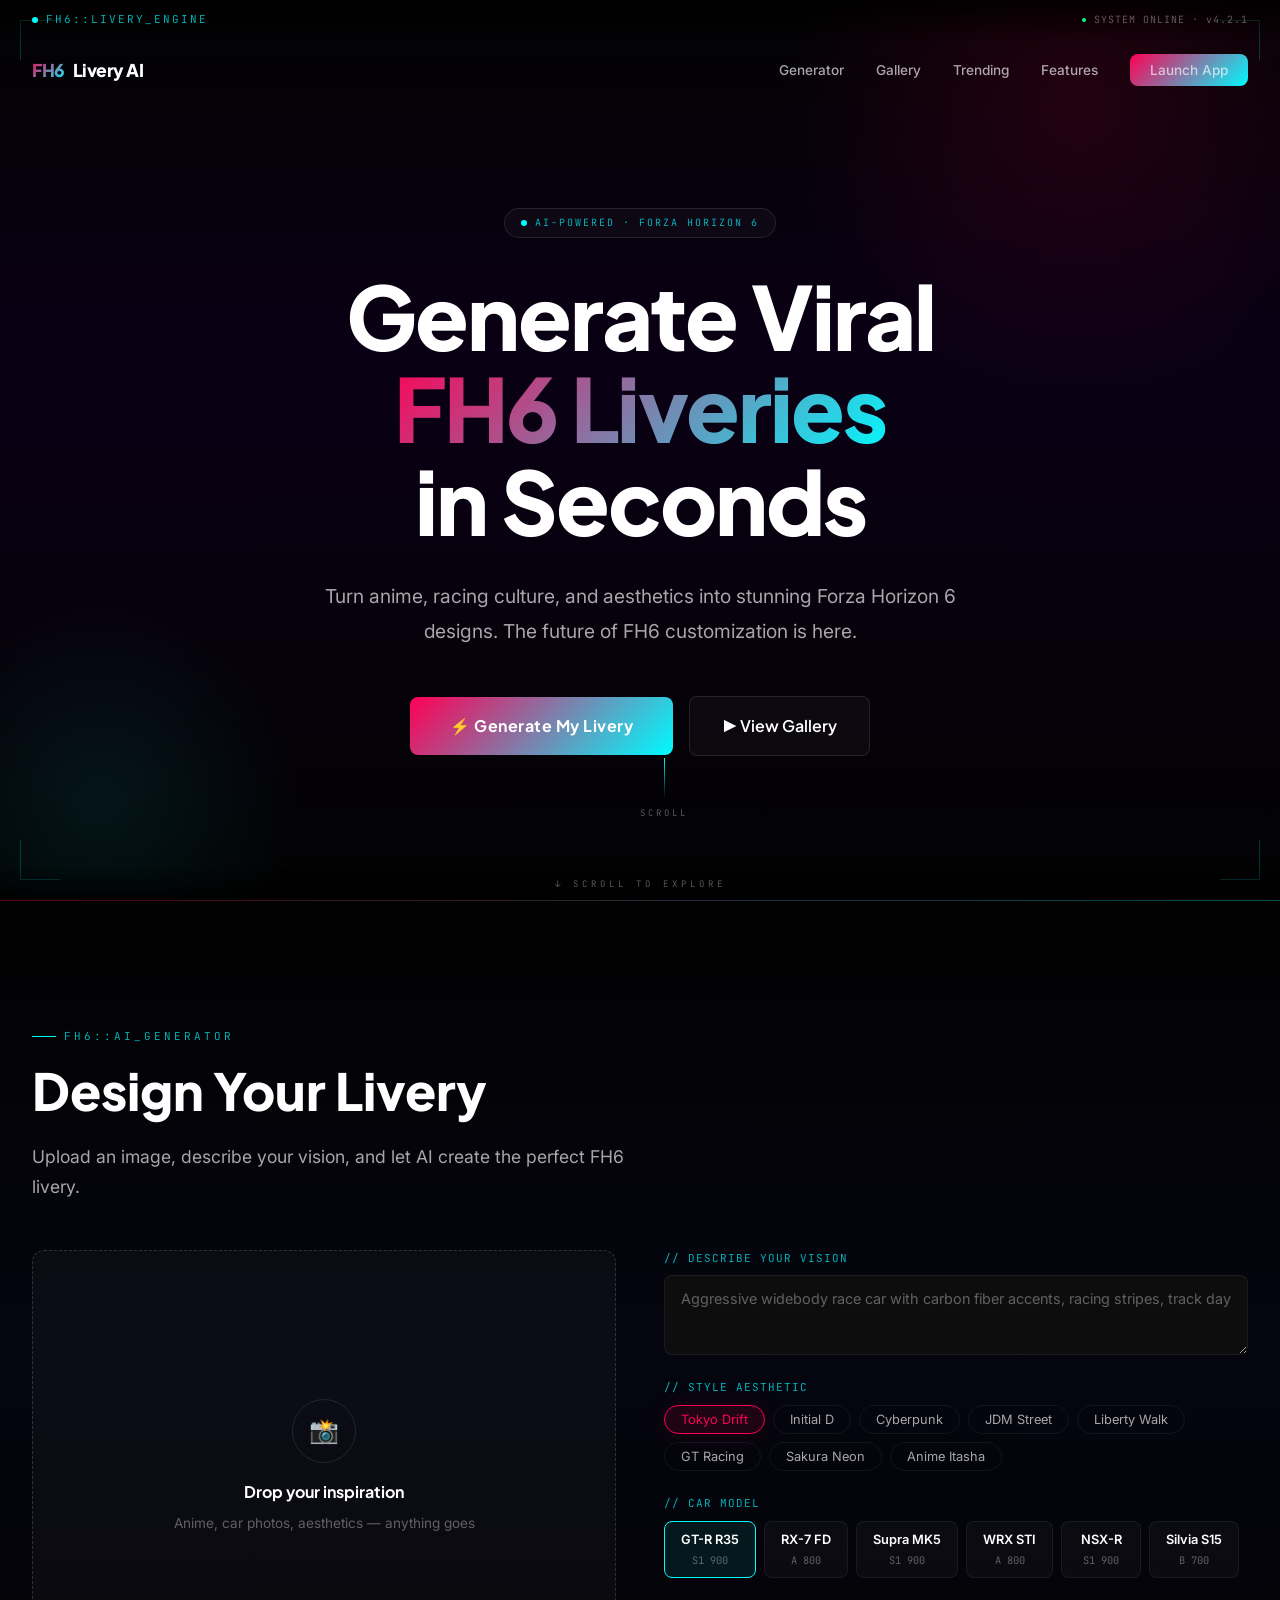
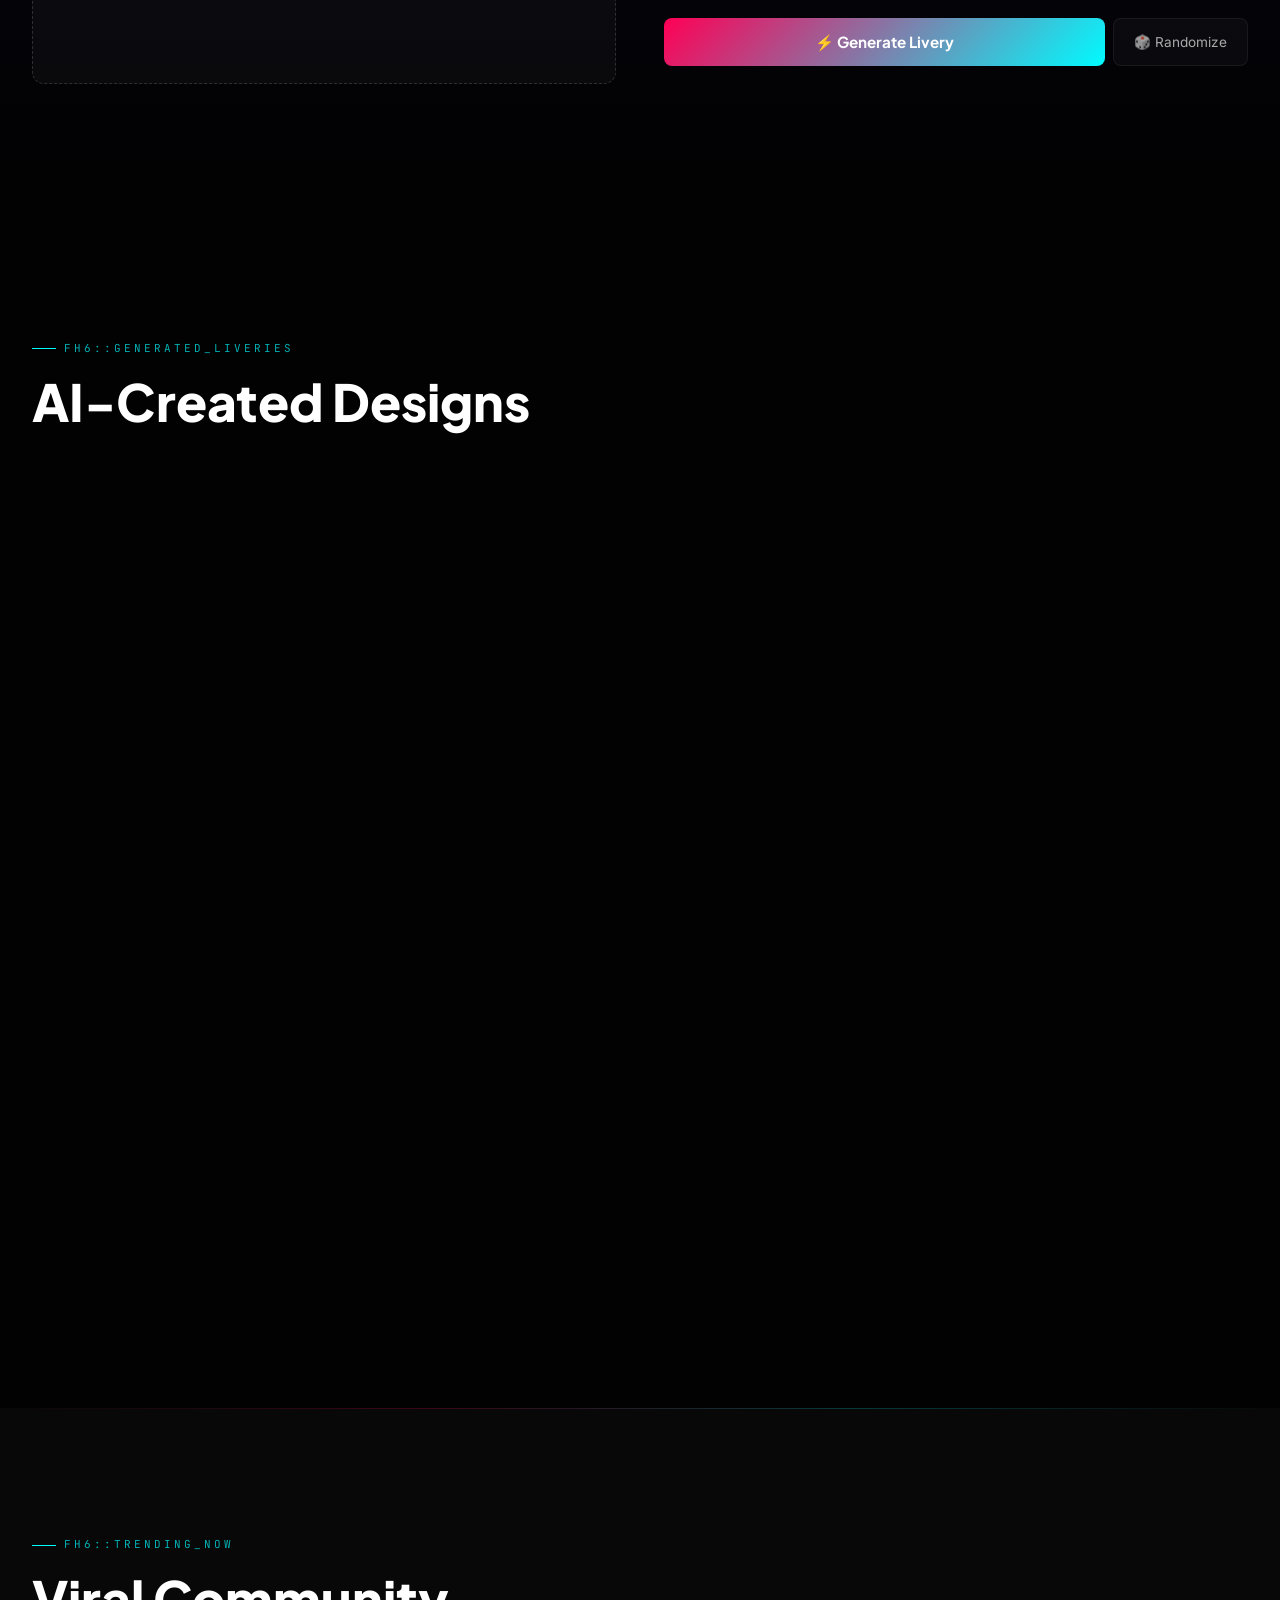
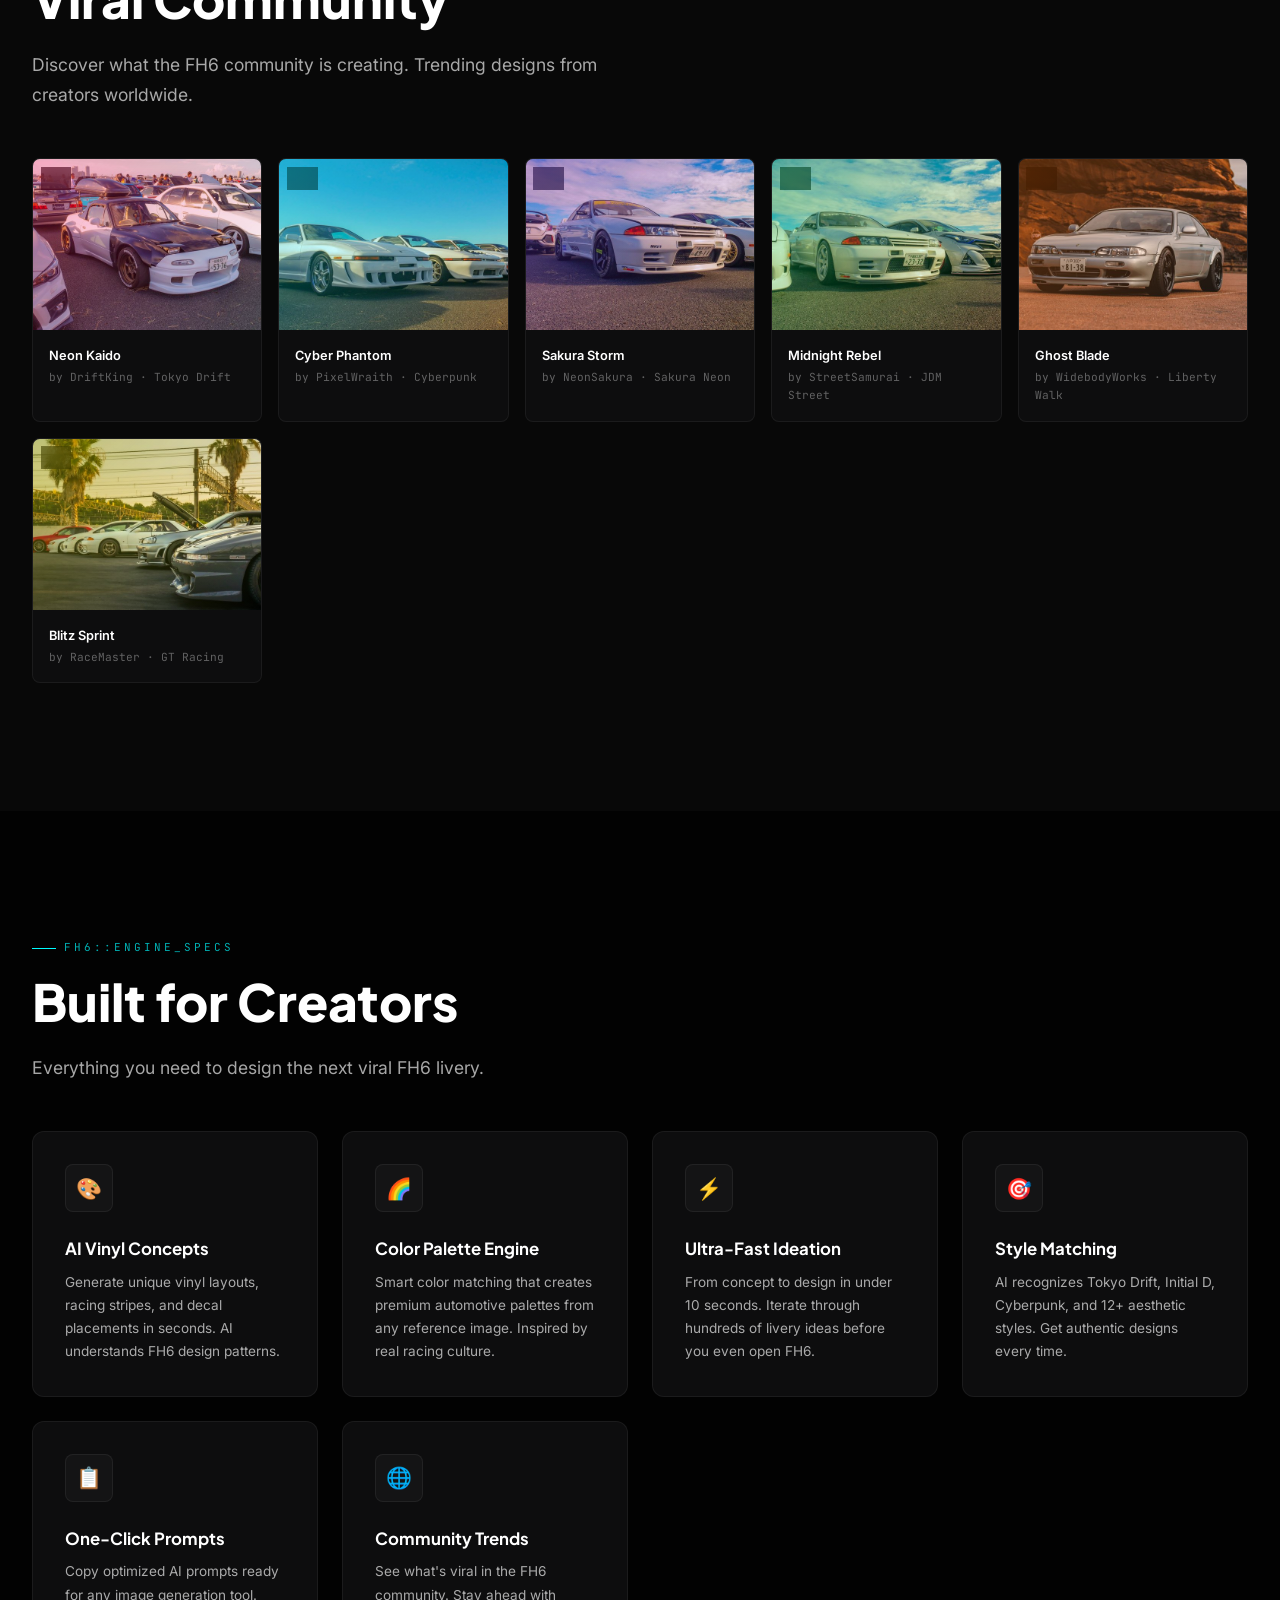
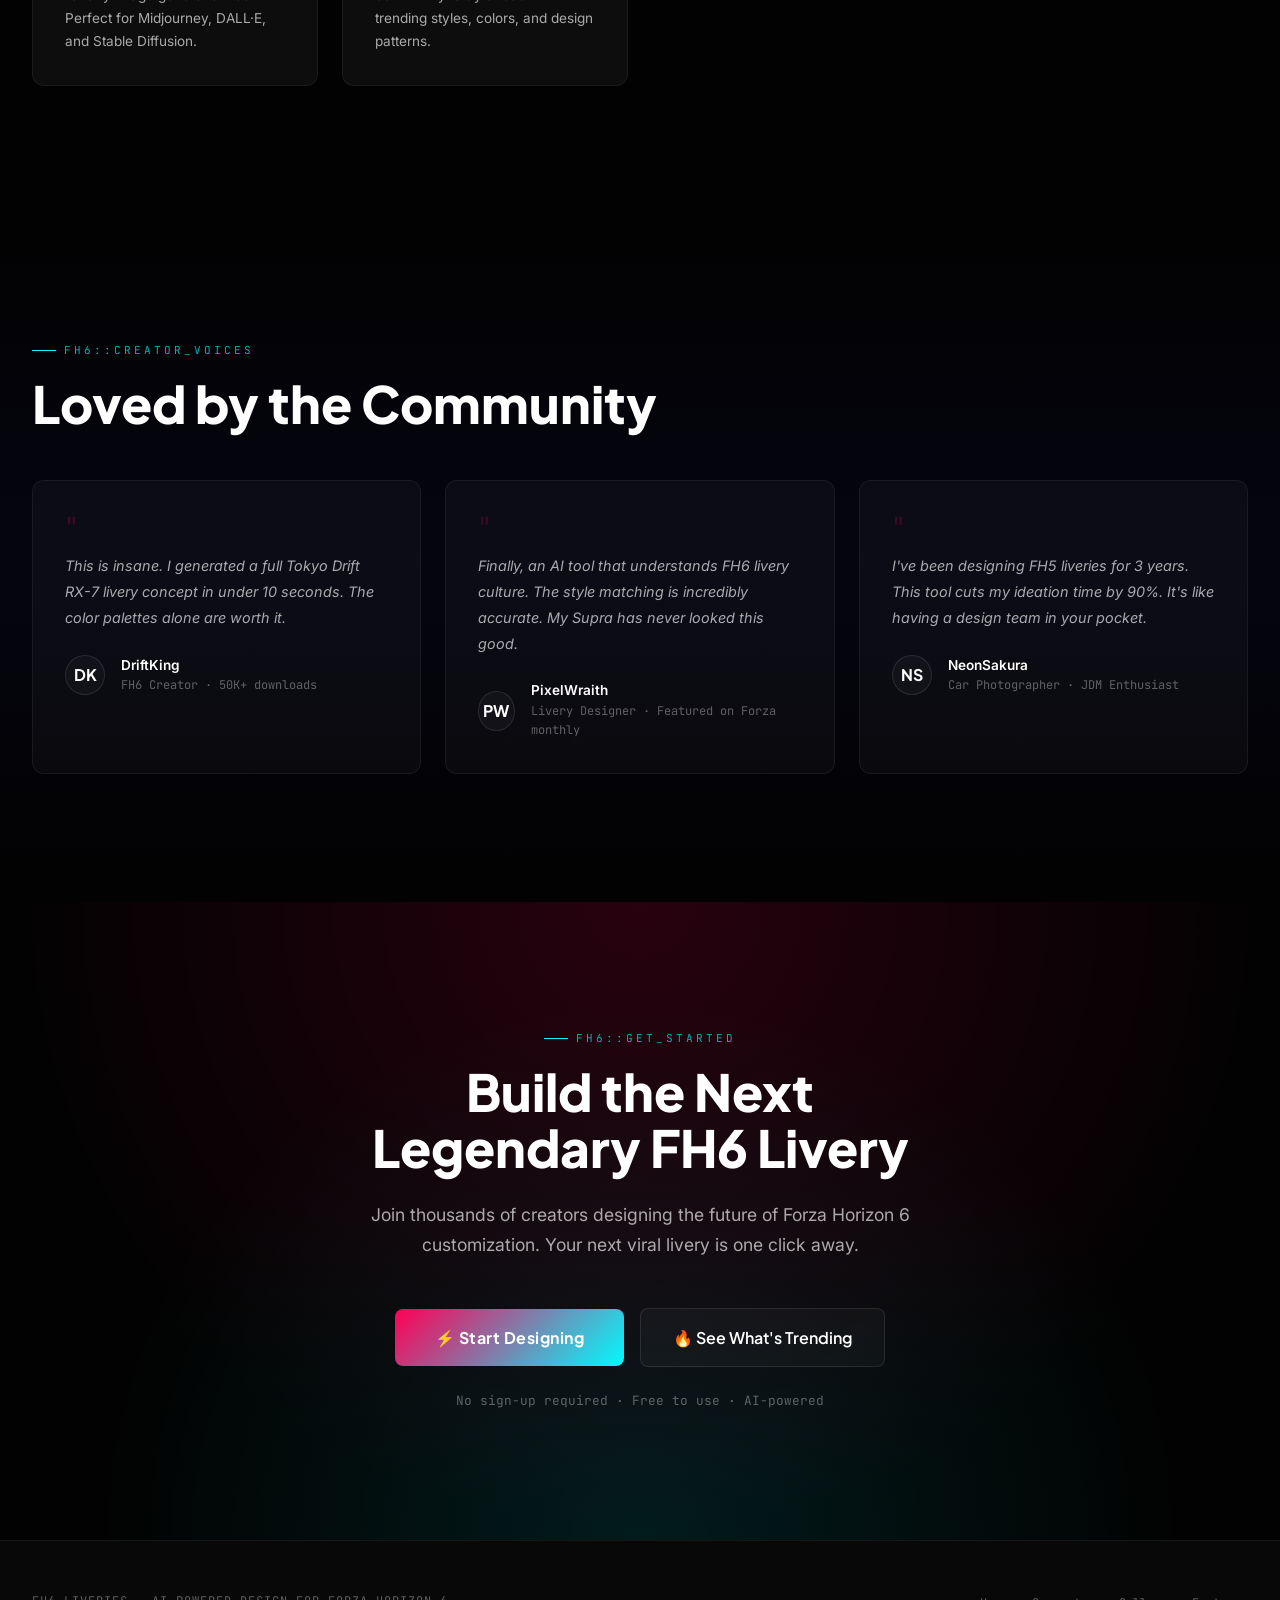
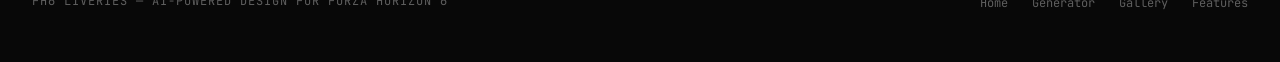
<file: index.html>
<!DOCTYPE html>
<html lang="en">
<head>
  <meta charset="UTF-8" />
  <meta name="viewport" content="width=device-width, initial-scale=1.0" />
  <title>FH6 AI Livery Generator — Viral Forza Horizon 6 Designs</title>
  <meta name="description" content="Generate stunning Forza Horizon 6 liveries with AI. Turn anime, racing culture, and aesthetics into viral FH6 designs. Tokyo Drift, JDM, Cyberpunk styles." />
  <meta name="keywords" content="forza horizon 6 livery, FH6 tuning, FH6 anime livery, FH6 JDM design, forza horizon 6 vinyl, FH6 Tokyo drift, FH6 car customization, AI livery generator" />
  <meta name="robots" content="index, follow" />
  <meta property="og:title" content="FH6 AI Livery Generator" />
  <meta property="og:description" content="Generate viral Forza Horizon 6 liveries in seconds. AI-powered design for the next generation of FH6 creators." />
  <meta property="og:type" content="website" />
  <meta name="twitter:card" content="summary_large_image" />
  <link rel="icon" href="data:image/svg+xml,<svg xmlns='http://www.w3.org/2000/svg' viewBox='0 0 32 32'><text y='28' font-size='28'>🏎️</text></svg>" />
  <link rel="stylesheet" href="styles.css" />
</head>
<body>

  <!-- ══════════ Particle Canvas ══════════ -->
  <canvas id="particle-canvas"></canvas>

  <!-- ══════════ HUD Overlay ══════════ -->
  <div class="hud-overlay">
    <div class="hud-corner hud-corner--tl"></div>
    <div class="hud-corner hud-corner--tr"></div>
    <div class="hud-corner hud-corner--bl"></div>
    <div class="hud-corner hud-corner--br"></div>
  </div>

  <!-- ══════════ HUD Top Bar ══════════ -->
  <div class="hud-top-bar">
    <div class="hud-brand">
      <span class="dot"></span>
      FH6::LIVERY_ENGINE
    </div>
    <div class="hud-status">
      <span class="status-indicator"></span>
      SYSTEM ONLINE · v4.2.1
    </div>
  </div>

  <!-- ══════════ HUD Bottom Bar ══════════ -->
  <div class="hud-bottom-bar">
    <div class="hud-scroll-indicator">↓ Scroll to explore</div>
  </div>

  <!-- ══════════ Navigation ══════════ -->
  <nav class="nav" role="navigation">
    <div class="nav-inner">
      <div class="nav-logo">
        <span class="logo-accent">FH6</span> Livery AI
      </div>
      <ul class="nav-links">
        <li><a href="#generator">Generator</a></li>
        <li><a href="#results">Gallery</a></li>
        <li><a href="#community">Trending</a></li>
        <li><a href="#features">Features</a></li>
        <li><a href="#cta" class="nav-cta">Launch App</a></li>
      </ul>
      <button class="mobile-toggle" aria-label="Toggle menu">
        <span></span><span></span><span></span>
      </button>
    </div>
  </nav>

  <!-- ══════════ Hero Section ══════════ -->
  <section class="hero" id="hero">
    <div class="hero-glow-1"></div>
    <div class="hero-glow-2"></div>

    <div class="hero-content">
      <div class="hero-badge">
        <span class="badge-dot"></span>
        AI-Powered · Forza Horizon 6
      </div>

      <h1 class="hero-title">
        Generate Viral<br/>
        <span class="title-accent">FH6 Liveries</span><br/>
        in Seconds
      </h1>

      <p class="hero-subtitle">
        Turn anime, racing culture, and aesthetics into stunning Forza Horizon 6 designs.
        The future of FH6 customization is here.
      </p>

      <div class="hero-actions">
        <a href="#generator" class="btn-primary">
          ⚡ Generate My Livery
        </a>
        <a href="#results" class="btn-secondary">
          ▶ View Gallery
        </a>
      </div>
    </div>

    <div class="hero-scroll">
      <div class="scroll-line"></div>
      <span class="scroll-text">Scroll</span>
    </div>
  </section>

  <!-- ══════════ Generator Section ══════════ -->
  <section class="generator" id="generator">
    <div class="container">
      <div class="section-label reveal">FH6::AI_GENERATOR</div>
      <h2 class="section-title reveal">Design Your Livery</h2>
      <p class="section-subtitle reveal">Upload an image, describe your vision, and let AI create the perfect FH6 livery.</p>

      <div class="generator-grid">
        <!-- Upload Zone -->
        <div class="upload-zone reveal-left">
          <div class="upload-icon">📸</div>
          <h4>Drop your inspiration</h4>
          <p>Anime, car photos, aesthetics — anything goes</p>
          <input type="file" id="image-upload" accept="image/*" />
        </div>

        <!-- Control Panel -->
        <div class="control-panel reveal-right">
          <div class="control-group">
            <label>// Describe your vision</label>
            <textarea class="prompt-input" id="prompt-input" placeholder="Neon drift car with cyberpunk reflections, cherry blossoms floating..."></textarea>
          </div>

          <div class="control-group">
            <label>// Style aesthetic</label>
            <div class="style-pills">
              <button class="style-pill active" data-style="Tokyo Drift">Tokyo Drift</button>
              <button class="style-pill" data-style="Initial D">Initial D</button>
              <button class="style-pill" data-style="Cyberpunk">Cyberpunk</button>
              <button class="style-pill" data-style="JDM Street">JDM Street</button>
              <button class="style-pill" data-style="Liberty Walk">Liberty Walk</button>
              <button class="style-pill" data-style="GT Racing">GT Racing</button>
              <button class="style-pill" data-style="Sakura Neon">Sakura Neon</button>
              <button class="style-pill" data-style="Anime Itasha">Anime Itasha</button>
            </div>
          </div>

          <div class="control-group">
            <label>// Car model</label>
            <div class="car-selector">
              <div class="car-option active" data-index="0">
                <div class="car-name">GT-R R35</div>
                <div class="car-class">S1 900</div>
              </div>
              <div class="car-option" data-index="1">
                <div class="car-name">RX-7 FD</div>
                <div class="car-class">A 800</div>
              </div>
              <div class="car-option" data-index="2">
                <div class="car-name">Supra MK5</div>
                <div class="car-class">S1 900</div>
              </div>
              <div class="car-option" data-index="3">
                <div class="car-name">WRX STI</div>
                <div class="car-class">A 800</div>
              </div>
              <div class="car-option" data-index="4">
                <div class="car-name">NSX-R</div>
                <div class="car-class">S1 900</div>
              </div>
              <div class="car-option" data-index="5">
                <div class="car-name">Silvia S15</div>
                <div class="car-class">B 700</div>
              </div>
            </div>
          </div>

          <div class="generate-area">
            <div class="generate-actions">
              <button class="btn-generate">⚡ Generate Livery</button>
              <button class="btn-ghost">🎲 Randomize</button>
            </div>
            <div class="ai-scan-bar">
              <div class="scan-fill"></div>
              <div class="scan-glint"></div>
            </div>
          </div>
        </div>
      </div>
    </div>
  </section>

  <!-- ══════════ Results Section ══════════ -->
  <section class="results" id="results">
    <div class="container">
      <div class="results-header">
        <div>
          <div class="section-label reveal">FH6::GENERATED_LIVERIES</div>
          <h2 class="section-title reveal">AI-Created Designs</h2>
        </div>
      </div>

      <div class="results-grid">
        <!-- Populated by JS -->
      </div>
    </div>
  </section>

  <!-- ══════════ Community Section ══════════ -->
  <section class="community" id="community">
    <div class="container">
      <div class="section-label reveal">FH6::TRENDING_NOW</div>
      <h2 class="section-title reveal">Viral Community</h2>
      <p class="section-subtitle reveal">Discover what the FH6 community is creating. Trending designs from creators worldwide.</p>

      <div class="community-grid">
        <!-- Trending 1 -->
        <div class="trending-card reveal-scale" style="transition-delay:0.1s">
          <div class="trend-preview" style="background:url('assets/liveries/jdm-6.jpg') center/cover no-repeat">
            <div class="trend-rank">#1</div>
            <div style="position:absolute;inset:0;background:linear-gradient(135deg,rgba(255,0,85,0.3),transparent);pointer-events:none"></div>
            <div class="trend-overlay">
              <div class="trend-stats">❤️ 2.8K &nbsp; 🔄 1.2K</div>
            </div>
          </div>
          <div class="trend-info">
            <div class="trend-creator">Neon Kaido</div>
            <div class="trend-meta">by DriftKing · Tokyo Drift</div>
          </div>
        </div>

        <!-- Trending 2 -->
        <div class="trending-card reveal-scale" style="transition-delay:0.2s">
          <div class="trend-preview" style="background:url('assets/liveries/jdm-1.jpg') center/cover no-repeat">
            <div class="trend-rank">#2</div>
            <div style="position:absolute;inset:0;background:linear-gradient(135deg,rgba(0,251,255,0.3),transparent);pointer-events:none"></div>
            <div class="trend-overlay">
              <div class="trend-stats">❤️ 2.1K &nbsp; 🔄 984</div>
            </div>
          </div>
          <div class="trend-info">
            <div class="trend-creator">Cyber Phantom</div>
            <div class="trend-meta">by PixelWraith · Cyberpunk</div>
          </div>
        </div>

        <!-- Trending 3 -->
        <div class="trending-card reveal-scale" style="transition-delay:0.3s">
          <div class="trend-preview" style="background:url('assets/liveries/jdm-2.jpg') center/cover no-repeat">
            <div class="trend-rank">#3</div>
            <div style="position:absolute;inset:0;background:linear-gradient(135deg,rgba(123,47,247,0.3),transparent);pointer-events:none"></div>
            <div class="trend-overlay">
              <div class="trend-stats">❤️ 1.9K &nbsp; 🔄 756</div>
            </div>
          </div>
          <div class="trend-info">
            <div class="trend-creator">Sakura Storm</div>
            <div class="trend-meta">by NeonSakura · Sakura Neon</div>
          </div>
        </div>

        <!-- Trending 4 -->
        <div class="trending-card reveal-scale" style="transition-delay:0.4s">
          <div class="trend-preview" style="background:url('assets/liveries/jdm-3.jpg') center/cover no-repeat">
            <div class="trend-rank">#4</div>
            <div style="position:absolute;inset:0;background:linear-gradient(135deg,rgba(0,255,136,0.3),transparent);pointer-events:none"></div>
            <div class="trend-overlay">
              <div class="trend-stats">❤️ 1.4K &nbsp; 🔄 623</div>
            </div>
          </div>
          <div class="trend-info">
            <div class="trend-creator">Midnight Rebel</div>
            <div class="trend-meta">by StreetSamurai · JDM Street</div>
          </div>
        </div>

        <!-- Trending 5 -->
        <div class="trending-card reveal-scale" style="transition-delay:0.5s">
          <div class="trend-preview" style="background:url('assets/liveries/jdm-4.jpg') center/cover no-repeat">
            <div class="trend-rank">#5</div>
            <div style="position:absolute;inset:0;background:linear-gradient(135deg,rgba(255,107,0,0.3),transparent);pointer-events:none"></div>
            <div class="trend-overlay">
              <div class="trend-stats">❤️ 1.2K &nbsp; 🔄 534</div>
            </div>
          </div>
          <div class="trend-info">
            <div class="trend-creator">Ghost Blade</div>
            <div class="trend-meta">by WidebodyWorks · Liberty Walk</div>
          </div>
        </div>

        <!-- Trending 6 -->
        <div class="trending-card reveal-scale" style="transition-delay:0.6s">
          <div class="trend-preview" style="background:url('assets/liveries/jdm-5.jpg') center/cover no-repeat">
            <div class="trend-rank">#6</div>
            <div style="position:absolute;inset:0;background:linear-gradient(135deg,rgba(230,230,0,0.3),transparent);pointer-events:none"></div>
            <div class="trend-overlay">
              <div class="trend-stats">❤️ 984 &nbsp; 🔄 412</div>
            </div>
          </div>
          <div class="trend-info">
            <div class="trend-creator">Blitz Sprint</div>
            <div class="trend-meta">by RaceMaster · GT Racing</div>
          </div>
        </div>
      </div>
    </div>
  </section>

  <!-- ══════════ Features Section ══════════ -->
  <section class="features" id="features">
    <div class="container">
      <div class="section-label reveal">FH6::ENGINE_SPECS</div>
      <h2 class="section-title reveal">Built for Creators</h2>
      <p class="section-subtitle reveal">Everything you need to design the next viral FH6 livery.</p>

      <div class="features-grid">
        <div class="feature-card reveal" style="transition-delay:0.1s">
          <div class="feature-icon">🎨</div>
          <h3>AI Vinyl Concepts</h3>
          <p>Generate unique vinyl layouts, racing stripes, and decal placements in seconds. AI understands FH6 design patterns.</p>
        </div>

        <div class="feature-card reveal" style="transition-delay:0.2s">
          <div class="feature-icon">🌈</div>
          <h3>Color Palette Engine</h3>
          <p>Smart color matching that creates premium automotive palettes from any reference image. Inspired by real racing culture.</p>
        </div>

        <div class="feature-card reveal" style="transition-delay:0.3s">
          <div class="feature-icon">⚡</div>
          <h3>Ultra-Fast Ideation</h3>
          <p>From concept to design in under 10 seconds. Iterate through hundreds of livery ideas before you even open FH6.</p>
        </div>

        <div class="feature-card reveal" style="transition-delay:0.4s">
          <div class="feature-icon">🎯</div>
          <h3>Style Matching</h3>
          <p>AI recognizes Tokyo Drift, Initial D, Cyberpunk, and 12+ aesthetic styles. Get authentic designs every time.</p>
        </div>

        <div class="feature-card reveal" style="transition-delay:0.5s">
          <div class="feature-icon">📋</div>
          <h3>One-Click Prompts</h3>
          <p>Copy optimized AI prompts ready for any image generation tool. Perfect for Midjourney, DALL·E, and Stable Diffusion.</p>
        </div>

        <div class="feature-card reveal" style="transition-delay:0.6s">
          <div class="feature-icon">🌐</div>
          <h3>Community Trends</h3>
          <p>See what's viral in the FH6 community. Stay ahead with trending styles, colors, and design patterns.</p>
        </div>
      </div>
    </div>
  </section>

  <!-- ══════════ Testimonials ══════════ -->
  <section class="testimonials" id="testimonials">
    <div class="container">
      <div class="section-label reveal">FH6::CREATOR_VOICES</div>
      <h2 class="section-title reveal">Loved by the Community</h2>

      <div class="testimonials-grid">
        <div class="testimonial-card reveal" style="transition-delay:0.1s">
          <div class="quote-icon">"</div>
          <blockquote>This is insane. I generated a full Tokyo Drift RX-7 livery concept in under 10 seconds. The color palettes alone are worth it.</blockquote>
          <div class="testimonial-author">
            <div class="author-avatar">DK</div>
            <div class="author-info">
              <div class="author-name">DriftKing</div>
              <div class="author-role">FH6 Creator · 50K+ downloads</div>
            </div>
          </div>
        </div>

        <div class="testimonial-card reveal" style="transition-delay:0.2s">
          <div class="quote-icon">"</div>
          <blockquote>Finally, an AI tool that understands FH6 livery culture. The style matching is incredibly accurate. My Supra has never looked this good.</blockquote>
          <div class="testimonial-author">
            <div class="author-avatar">PW</div>
            <div class="author-info">
              <div class="author-name">PixelWraith</div>
              <div class="author-role">Livery Designer · Featured on Forza monthly</div>
            </div>
          </div>
        </div>

        <div class="testimonial-card reveal" style="transition-delay:0.3s">
          <div class="quote-icon">"</div>
          <blockquote>I've been designing FH5 liveries for 3 years. This tool cuts my ideation time by 90%. It's like having a design team in your pocket.</blockquote>
          <div class="testimonial-author">
            <div class="author-avatar">NS</div>
            <div class="author-info">
              <div class="author-name">NeonSakura</div>
              <div class="author-role">Car Photographer · JDM Enthusiast</div>
            </div>
          </div>
        </div>
      </div>
    </div>
  </section>

  <!-- ══════════ CTA Section ══════════ -->
  <section class="cta-section" id="cta">
    <div class="container">
      <div class="cta-content">
        <div class="section-label reveal" style="justify-content:center">FH6::GET_STARTED</div>
        <h2 class="section-title reveal">Build the Next<br/>Legendary FH6 Livery</h2>
        <p class="section-subtitle reveal" style="text-align:center">
          Join thousands of creators designing the future of Forza Horizon 6 customization.
          Your next viral livery is one click away.
        </p>
        <div class="cta-actions reveal">
          <a href="#generator" class="btn-primary">
            ⚡ Start Designing
          </a>
          <a href="#community" class="btn-secondary">
            🔥 See What's Trending
          </a>
        </div>
        <p class="cta-note">No sign-up required · Free to use · AI-powered</p>
      </div>
    </div>
  </section>

  <!-- ══════════ Footer ══════════ -->
  <footer class="footer">
    <div class="container">
      <div class="footer-inner">
        <div class="footer-brand">
          FH6 LIVERIES &mdash; AI-POWERED DESIGN FOR FORZA HORIZON 6
        </div>
        <ul class="footer-links">
          <li><a href="#hero">Home</a></li>
          <li><a href="#generator">Generator</a></li>
          <li><a href="#results">Gallery</a></li>
          <li><a href="#features">Features</a></li>
        </ul>
      </div>
    </div>
  </footer>

  <!-- ══════════ Modal ══════════ -->
  <div class="modal-overlay">
    <div class="modal-content">
      <button class="modal-close">✕</button>
      <div class="modal-preview">
        <div class="modal-glow"></div>
        <div style="font-size:5rem;opacity:0.3">🏎️</div>
      </div>
      <div class="modal-details">
        <h2>Livery Preview</h2>
        <p class="modal-desc">Loading details...</p>
        <div class="modal-palette">
          <div class="color-swatch" style="background:#ff0055"></div>
          <div class="color-swatch" style="background:#00fbff"></div>
          <div class="color-swatch" style="background:#ffffff"></div>
          <div class="color-swatch" style="background:#000000"></div>
        </div>
        <div class="control-group">
          <label>// AI Prompt</label>
          <textarea class="prompt-input modal-prompt" readonly style="min-height:60px;font-size:0.8rem"></textarea>
        </div>
      </div>
    </div>
  </div>

  <!-- ══════════ Scripts ══════════ -->
  <script src="script.js"></script>
</body>
</html>
</file>
<file: styles.css>
/* =============================================
   FH6 AI Livery Generator — Cinematic UI
   Tokyo Neon · AAA Racing · Industrial Rigor
   ============================================= */

/* ─── 1. Fonts ─── */
@import url('https://fonts.googleapis.com/css2?family=Inter:wght@300;400;500;600;700;800;900&family=JetBrains+Mono:wght@400;500;600;700&family=Plus+Jakarta+Sans:wght@500;600;700;800&display=swap');

/* ─── 2. CSS Custom Properties ─── */
:root {
  /* Background Depth */
  --bg-void: #020202;
  --bg-carbon: #080808;
  --bg-surface: #0d0d0e;
  --bg-elevated: #121214;
  --bg-glass: rgba(255, 255, 255, 0.03);
  --bg-glass-hover: rgba(255, 255, 255, 0.06);
  --bg-glass-strong: rgba(255, 255, 255, 0.08);

  /* Borders */
  --border-subtle: rgba(255, 255, 255, 0.06);
  --border-glass: rgba(255, 255, 255, 0.1);
  --border-hover: rgba(255, 255, 255, 0.18);

  /* Neon Palette */
  --neon-pink: #ff0055;
  --neon-cyan: #00fbff;
  --neon-purple: #7b2ff7;
  --neon-orange: #ff6b00;
  --neon-green: #00ff88;
  --neon-yellow: #ffe600;

  /* Gradients */
  --gradient-accent: linear-gradient(135deg, var(--neon-pink), var(--neon-cyan));
  --gradient-hero: linear-gradient(180deg, #020202 0%, #0a0015 40%, #020202 100%);
  --gradient-generator: linear-gradient(180deg, #020202 0%, #050510 50%, #020202 100%);
  --gradient-card: linear-gradient(135deg, rgba(255,0,85,0.1), rgba(0,251,255,0.05));
  --gradient-glow-pink: radial-gradient(ellipse at 50% 0%, rgba(255,0,85,0.15), transparent 70%);
  --gradient-glow-cyan: radial-gradient(ellipse at 50% 100%, rgba(0,251,255,0.1), transparent 60%);

  /* Text */
  --text-primary: #ffffff;
  --text-secondary: rgba(255, 255, 255, 0.65);
  --text-muted: rgba(255, 255, 255, 0.35);
  --text-hud: rgba(0, 251, 255, 0.7);

  /* Glassmorphism */
  --glass-blur: blur(24px) saturate(180%);
  --glass-bg: rgba(255, 255, 255, 0.03);
  --glass-border: 1px solid rgba(255, 255, 255, 0.06);
  --glass-shadow: 0 8px 32px rgba(0, 0, 0, 0.4);

  /* Typography */
  --font-display: 'Plus Jakarta Sans', sans-serif;
  --font-body: 'Inter', sans-serif;
  --font-mono: 'JetBrains Mono', monospace;

  /* Spacing */
  --space-xs: 4px;
  --space-sm: 8px;
  --space-md: 16px;
  --space-lg: 24px;
  --space-xl: 32px;
  --space-2xl: 48px;
  --space-3xl: 64px;
  --space-4xl: 96px;
  --space-5xl: 128px;

  /* Radius */
  --radius-sm: 4px;
  --radius-md: 8px;
  --radius-lg: 12px;
  --radius-xl: 16px;

  /* Transitions */
  --transition-fast: 0.2s cubic-bezier(0.16, 1, 0.3, 1);
  --transition-base: 0.35s cubic-bezier(0.16, 1, 0.3, 1);
  --transition-slow: 0.5s cubic-bezier(0.16, 1, 0.3, 1);
}

/* ─── 3. Reset ─── */
*, *::before, *::after {
  box-sizing: border-box;
  margin: 0;
  padding: 0;
}

/* ─── 4. Base ─── */
html {
  scroll-behavior: smooth;
  -webkit-font-smoothing: antialiased;
  -moz-osx-font-smoothing: grayscale;
}

body {
  font-family: var(--font-body);
  background: var(--bg-void);
  color: var(--text-primary);
  overflow-x: hidden;
  line-height: 1.6;
  min-height: 100vh;
}

::selection {
  background: var(--neon-pink);
  color: #fff;
}

::-webkit-scrollbar { width: 4px; }
::-webkit-scrollbar-track { background: var(--bg-carbon); }
::-webkit-scrollbar-thumb { background: var(--neon-cyan); border-radius: 2px; }

a { color: inherit; text-decoration: none; }
img { max-width: 100%; display: block; }

.container {
  width: 100%;
  max-width: 1280px;
  margin: 0 auto;
  padding: 0 var(--space-xl);
}

.section-label {
  font-family: var(--font-mono);
  font-size: 11px;
  letter-spacing: 3px;
  text-transform: uppercase;
  color: var(--text-hud);
  margin-bottom: var(--space-md);
  display: flex;
  align-items: center;
  gap: var(--space-sm);
}

.section-label::before {
  content: '';
  width: 24px;
  height: 1px;
  background: var(--neon-cyan);
}

.section-title {
  font-family: var(--font-display);
  font-size: clamp(2rem, 4vw, 3.2rem);
  font-weight: 800;
  line-height: 1.1;
  margin-bottom: var(--space-lg);
}

.section-subtitle {
  font-size: clamp(0.95rem, 1.4vw, 1.1rem);
  color: var(--text-secondary);
  max-width: 600px;
  line-height: 1.7;
}

/* ─── 5. Particle Canvas ─── */
#particle-canvas {
  position: fixed;
  top: 0;
  left: 0;
  width: 100vw;
  height: 100vh;
  z-index: 0;
  pointer-events: none;
  opacity: 0.6;
}

/* ─── 6. HUD Overlay ─── */
.hud-overlay {
  position: fixed;
  inset: 0;
  pointer-events: none;
  z-index: 100;
}

.hud-corner {
  position: absolute;
  width: 40px;
  height: 40px;
  border-color: var(--text-hud);
  border-style: solid;
  opacity: 0.3;
}

.hud-corner--tl { top: 20px; left: 20px; border-width: 1px 0 0 1px; }
.hud-corner--tr { top: 20px; right: 20px; border-width: 1px 1px 0 0; }
.hud-corner--bl { bottom: 20px; left: 20px; border-width: 0 0 1px 1px; }
.hud-corner--br { bottom: 20px; right: 20px; border-width: 0 1px 1px 0; }

.hud-top-bar {
  position: fixed;
  top: 0;
  left: 0;
  right: 0;
  height: 40px;
  background: linear-gradient(180deg, rgba(0,0,0,0.8), transparent);
  display: flex;
  align-items: center;
  justify-content: space-between;
  padding: 0 var(--space-xl);
  pointer-events: auto;
  z-index: 101;
}

.hud-brand {
  font-family: var(--font-mono);
  font-size: 11px;
  letter-spacing: 2px;
  color: var(--text-hud);
  display: flex;
  align-items: center;
  gap: var(--space-sm);
}

.hud-brand .dot {
  width: 6px;
  height: 6px;
  border-radius: 50%;
  background: var(--neon-cyan);
  animation: pulse-dot 2s ease infinite;
}

.hud-status {
  font-family: var(--font-mono);
  font-size: 10px;
  color: var(--text-muted);
  letter-spacing: 1px;
  display: flex;
  align-items: center;
  gap: var(--space-sm);
}

.hud-status .status-indicator {
  width: 4px;
  height: 4px;
  border-radius: 50%;
  background: var(--neon-green);
  animation: pulse-dot 1.5s ease infinite;
}

.hud-bottom-bar {
  position: fixed;
  bottom: 0;
  left: 0;
  right: 0;
  height: 32px;
  background: linear-gradient(0deg, rgba(0,0,0,0.8), transparent);
  display: flex;
  align-items: center;
  justify-content: center;
  padding: 0 var(--space-xl);
  pointer-events: none;
  z-index: 101;
}

.hud-scroll-indicator {
  font-family: var(--font-mono);
  font-size: 9px;
  letter-spacing: 4px;
  text-transform: uppercase;
  color: var(--text-muted);
  animation: hud-blink 2s ease infinite;
}

/* ─── 7. Navigation ─── */
.nav {
  position: fixed;
  top: 40px;
  left: 0;
  right: 0;
  z-index: 99;
  padding: var(--space-md) var(--space-xl);
  transition: var(--transition-base);
}

.nav.scrolled {
  background: rgba(2, 2, 2, 0.85);
  -webkit-backdrop-filter: blur(20px);
  backdrop-filter: blur(20px);
  border-bottom: 1px solid var(--border-subtle);
  padding: var(--space-sm) var(--space-xl);
}

.nav-inner {
  max-width: 1280px;
  margin: 0 auto;
  display: flex;
  align-items: center;
  justify-content: space-between;
}

.nav-logo {
  font-family: var(--font-display);
  font-size: 1.1rem;
  font-weight: 800;
  letter-spacing: -0.5px;
  display: flex;
  align-items: center;
  gap: var(--space-sm);
}

.nav-logo .logo-accent {
  background: var(--gradient-accent);
  -webkit-background-clip: text;
  -webkit-text-fill-color: transparent;
  background-clip: text;
}

.nav-links {
  display: flex;
  align-items: center;
  gap: var(--space-xl);
  list-style: none;
}

.nav-links a {
  font-size: 0.85rem;
  color: var(--text-secondary);
  transition: var(--transition-fast);
  position: relative;
  font-weight: 500;
}

.nav-links a::after {
  content: '';
  position: absolute;
  bottom: -2px;
  left: 0;
  width: 0;
  height: 1px;
  background: var(--gradient-accent);
  transition: var(--transition-base);
}

.nav-links a:hover {
  color: var(--text-primary);
}

.nav-links a:hover::after {
  width: 100%;
}

.nav-cta {
  padding: 8px 20px;
  background: var(--gradient-accent);
  border: none;
  border-radius: var(--radius-md);
  color: #fff;
  font-family: var(--font-body);
  font-size: 0.85rem;
  font-weight: 600;
  cursor: pointer;
  transition: var(--transition-base);
  pointer-events: auto;
}

.nav-cta:hover {
  transform: scale(1.05);
  box-shadow: 0 0 30px rgba(255, 0, 85, 0.4);
}

.mobile-toggle {
  display: none;
  flex-direction: column;
  gap: 5px;
  cursor: pointer;
  pointer-events: auto;
  background: none;
  border: none;
  padding: 8px;
}

.mobile-toggle span {
  width: 24px;
  height: 2px;
  background: var(--text-primary);
  border-radius: 1px;
  transition: var(--transition-base);
}

/* ─── 8. Hero Section ─── */
.hero {
  position: relative;
  min-height: 100vh;
  display: flex;
  align-items: center;
  justify-content: center;
  background: var(--gradient-hero);
  overflow: hidden;
  padding: var(--space-5xl) var(--space-xl) var(--space-3xl);
}

.hero-glow-1 {
  position: absolute;
  width: 600px;
  height: 600px;
  border-radius: 50%;
  background: radial-gradient(circle, rgba(255,0,85,0.12), transparent 70%);
  top: -200px;
  right: -100px;
  animation: float-glow 8s ease-in-out infinite;
}

.hero-glow-2 {
  position: absolute;
  width: 400px;
  height: 400px;
  border-radius: 50%;
  background: radial-gradient(circle, rgba(0,251,255,0.08), transparent 70%);
  bottom: -100px;
  left: -100px;
  animation: float-glow 10s ease-in-out infinite reverse;
}

.hero-content {
  position: relative;
  z-index: 2;
  text-align: center;
  max-width: 900px;
}

.hero-badge {
  display: inline-flex;
  align-items: center;
  gap: var(--space-sm);
  padding: 6px 16px;
  border: 1px solid var(--border-glass);
  border-radius: 100px;
  background: var(--bg-glass);
  font-family: var(--font-mono);
  font-size: 10px;
  letter-spacing: 2px;
  text-transform: uppercase;
  color: var(--text-hud);
  margin-bottom: var(--space-xl);
  animation: fade-in-up 0.8s ease forwards;
}

.hero-badge .badge-dot {
  width: 6px;
  height: 6px;
  border-radius: 50%;
  background: var(--neon-cyan);
  animation: pulse-dot 1.5s ease infinite;
}

.hero-title {
  font-family: var(--font-display);
  font-size: clamp(2.8rem, 7vw, 5.5rem);
  font-weight: 800;
  line-height: 1.05;
  letter-spacing: -2px;
  margin-bottom: var(--space-xl);
  animation: fade-in-up 0.8s ease 0.15s forwards;
  opacity: 0;
}

.hero-title .title-accent {
  background: var(--gradient-accent);
  -webkit-background-clip: text;
  -webkit-text-fill-color: transparent;
  background-clip: text;
}

.hero-subtitle {
  font-size: clamp(1rem, 1.5vw, 1.2rem);
  color: var(--text-secondary);
  max-width: 650px;
  margin: 0 auto var(--space-2xl);
  line-height: 1.8;
  animation: fade-in-up 0.8s ease 0.3s forwards;
  opacity: 0;
}

.hero-actions {
  display: flex;
  align-items: center;
  justify-content: center;
  gap: var(--space-md);
  flex-wrap: wrap;
  animation: fade-in-up 0.8s ease 0.45s forwards;
  opacity: 0;
}

.btn-primary {
  padding: 16px 40px;
  background: var(--gradient-accent);
  border: none;
  border-radius: var(--radius-md);
  color: #fff;
  font-family: var(--font-display);
  font-size: 1rem;
  font-weight: 700;
  cursor: pointer;
  transition: var(--transition-base);
  display: inline-flex;
  align-items: center;
  gap: var(--space-sm);
  letter-spacing: 0.5px;
  pointer-events: auto;
  position: relative;
  overflow: hidden;
}

.btn-primary::before {
  content: '';
  position: absolute;
  inset: 0;
  background: linear-gradient(135deg, rgba(255,255,255,0.1), transparent);
  opacity: 0;
  transition: var(--transition-base);
}

.btn-primary:hover {
  transform: translateY(-2px) scale(1.02);
  box-shadow: 0 0 40px rgba(255, 0, 85, 0.3), 0 0 80px rgba(0, 251, 255, 0.15);
}

.btn-primary:hover::before {
  opacity: 1;
}

.btn-secondary {
  padding: 16px 32px;
  background: var(--bg-glass);
  border: 1px solid var(--border-glass);
  border-radius: var(--radius-md);
  color: var(--text-primary);
  font-family: var(--font-display);
  font-size: 1rem;
  font-weight: 600;
  cursor: pointer;
  transition: var(--transition-base);
  display: inline-flex;
  align-items: center;
  gap: var(--space-sm);
  pointer-events: auto;
}

.btn-secondary:hover {
  border-color: var(--border-hover);
  background: var(--bg-glass-hover);
  transform: translateY(-2px);
}

.hero-scroll {
  position: absolute;
  bottom: 80px;
  left: 50%;
  transform: translateX(-50%);
  display: flex;
  flex-direction: column;
  align-items: center;
  gap: var(--space-sm);
  z-index: 2;
  animation: fade-in-up 0.8s ease 0.6s forwards;
  opacity: 0;
}

.scroll-line {
  width: 1px;
  height: 40px;
  background: linear-gradient(180deg, var(--neon-cyan), transparent);
  animation: scroll-pulse 2s ease infinite;
}

.scroll-text {
  font-family: var(--font-mono);
  font-size: 9px;
  letter-spacing: 3px;
  text-transform: uppercase;
  color: var(--text-muted);
}

/* ─── 9. Generator Section ─── */
.generator {
  position: relative;
  padding: var(--space-5xl) 0;
  background: var(--gradient-generator);
  overflow: hidden;
}

.generator::before {
  content: '';
  position: absolute;
  top: 0;
  left: 0;
  right: 0;
  height: 1px;
  background: var(--gradient-accent);
  opacity: 0.3;
}

.generator-grid {
  display: grid;
  grid-template-columns: 1fr 1fr;
  gap: var(--space-2xl);
  margin-top: var(--space-2xl);
}

/* Upload Zone */
.upload-zone {
  border: 1px dashed rgba(255, 255, 255, 0.15);
  border-radius: var(--radius-lg);
  padding: var(--space-3xl);
  text-align: center;
  cursor: pointer;
  transition: var(--transition-base);
  background: var(--bg-glass);
  position: relative;
  overflow: hidden;
  min-height: 300px;
  display: flex;
  flex-direction: column;
  align-items: center;
  justify-content: center;
}

.upload-zone:hover {
  border-color: var(--neon-cyan);
  background: var(--bg-glass-hover);
  box-shadow: 0 0 40px rgba(0, 251, 255, 0.05);
}

.upload-zone.has-image {
  border-style: solid;
  border-color: var(--neon-cyan);
}

.upload-zone .upload-icon {
  width: 64px;
  height: 64px;
  border-radius: 50%;
  border: 1px solid var(--border-glass);
  display: flex;
  align-items: center;
  justify-content: center;
  margin: 0 auto var(--space-md);
  font-size: 1.5rem;
  transition: var(--transition-base);
}

.upload-zone:hover .upload-icon {
  border-color: var(--neon-cyan);
  box-shadow: 0 0 20px rgba(0, 251, 255, 0.15);
}

.upload-zone h4 {
  font-family: var(--font-display);
  font-size: 1rem;
  font-weight: 700;
  margin-bottom: var(--space-sm);
}

.upload-zone p {
  font-size: 0.85rem;
  color: var(--text-muted);
}

.upload-zone input[type="file"] {
  position: absolute;
  inset: 0;
  opacity: 0;
  cursor: pointer;
}

.upload-zone .upload-preview {
  max-width: 100%;
  max-height: 200px;
  border-radius: var(--radius-md);
  object-fit: contain;
  margin-top: var(--space-md);
}

/* Control Panel */
.control-panel {
  display: flex;
  flex-direction: column;
  gap: var(--space-lg);
}

.control-group {
  display: flex;
  flex-direction: column;
  gap: var(--space-sm);
}

.control-group label {
  font-family: var(--font-mono);
  font-size: 11px;
  letter-spacing: 1px;
  text-transform: uppercase;
  color: var(--text-hud);
}

.prompt-input {
  width: 100%;
  padding: 14px 16px;
  background: var(--bg-surface);
  border: 1px solid var(--border-subtle);
  border-radius: var(--radius-md);
  color: var(--text-primary);
  font-family: var(--font-body);
  font-size: 0.9rem;
  resize: vertical;
  min-height: 80px;
  transition: var(--transition-base);
  outline: none;
}

.prompt-input:focus {
  border-color: var(--neon-cyan);
  box-shadow: 0 0 20px rgba(0, 251, 255, 0.05);
}

.prompt-input::placeholder {
  color: var(--text-muted);
}

/* Style Pills */
.style-pills {
  display: flex;
  flex-wrap: wrap;
  gap: var(--space-sm);
}

.style-pill {
  padding: 6px 16px;
  border: 1px solid var(--border-subtle);
  border-radius: 100px;
  background: transparent;
  color: var(--text-secondary);
  font-family: var(--font-body);
  font-size: 0.8rem;
  cursor: pointer;
  transition: var(--transition-fast);
  pointer-events: auto;
}

.style-pill:hover {
  border-color: var(--border-glass);
  color: var(--text-primary);
}

.style-pill.active {
  border-color: var(--neon-pink);
  background: rgba(255, 0, 85, 0.1);
  color: var(--neon-pink);
  box-shadow: 0 0 20px rgba(255, 0, 85, 0.1);
}

/* Car Selector */
.car-selector {
  display: flex;
  flex-wrap: wrap;
  gap: var(--space-sm);
}

.car-option {
  padding: 8px 16px;
  border: 1px solid var(--border-subtle);
  border-radius: var(--radius-md);
  background: var(--bg-glass);
  cursor: pointer;
  transition: var(--transition-fast);
  text-align: center;
  pointer-events: auto;
  min-width: 80px;
}

.car-option:hover {
  border-color: var(--border-glass);
  background: var(--bg-glass-hover);
}

.car-option.active {
  border-color: var(--neon-cyan);
  background: rgba(0, 251, 255, 0.08);
}

.car-option .car-name {
  font-size: 0.8rem;
  font-weight: 600;
  color: var(--text-primary);
}

.car-option .car-class {
  font-size: 0.65rem;
  color: var(--text-muted);
  font-family: var(--font-mono);
  margin-top: 2px;
}

/* Generate Button & Scan Bar */
.generate-area {
  display: flex;
  flex-direction: column;
  gap: var(--space-md);
  margin-top: var(--space-md);
}

.generate-actions {
  display: flex;
  gap: var(--space-sm);
}

.btn-generate {
  flex: 1;
  padding: 14px 32px;
  background: var(--gradient-accent);
  border: none;
  border-radius: var(--radius-md);
  color: #fff;
  font-family: var(--font-display);
  font-size: 0.95rem;
  font-weight: 700;
  cursor: pointer;
  transition: var(--transition-base);
  pointer-events: auto;
  position: relative;
  overflow: hidden;
}

.btn-generate:hover {
  transform: translateY(-2px);
  box-shadow: 0 0 30px rgba(255, 0, 85, 0.3);
}

.btn-generate:disabled {
  opacity: 0.5;
  cursor: not-allowed;
  transform: none;
  box-shadow: none;
}

.btn-ghost {
  padding: 14px 20px;
  background: var(--bg-glass);
  border: 1px solid var(--border-subtle);
  border-radius: var(--radius-md);
  color: var(--text-secondary);
  font-family: var(--font-body);
  font-size: 0.85rem;
  cursor: pointer;
  transition: var(--transition-fast);
  pointer-events: auto;
}

.btn-ghost:hover {
  border-color: var(--border-glass);
  color: var(--text-primary);
}

/* AI Scan Animation */
.ai-scan-bar {
  height: 2px;
  background: var(--border-subtle);
  border-radius: 1px;
  overflow: hidden;
  position: relative;
  opacity: 0;
  transition: var(--transition-base);
}

.ai-scan-bar.active {
  opacity: 1;
}

.ai-scan-bar .scan-fill {
  height: 100%;
  background: var(--gradient-accent);
  width: 0%;
  border-radius: 1px;
  transition: width 0.1s linear;
}

.ai-scan-bar .scan-glint {
  position: absolute;
  top: -4px;
  width: 60px;
  height: 10px;
  background: linear-gradient(90deg, transparent, rgba(255,255,255,0.3), transparent);
  animation: scan-glide 1.5s ease-in-out infinite;
}

/* ─── 10. Results Section ─── */
.results {
  position: relative;
  padding: var(--space-5xl) 0;
  background: var(--bg-void);
}

.results-header {
  display: flex;
  align-items: flex-end;
  justify-content: space-between;
  margin-bottom: var(--space-2xl);
  gap: var(--space-lg);
}

.results-grid {
  display: grid;
  grid-template-columns: repeat(auto-fill, minmax(280px, 1fr));
  gap: var(--space-lg);
}

.result-card {
  background: var(--bg-surface);
  border: 1px solid var(--border-subtle);
  border-radius: var(--radius-lg);
  overflow: hidden;
  transition: var(--transition-base);
  cursor: pointer;
  pointer-events: auto;
  position: relative;
}

.result-card:hover {
  transform: translateY(-6px);
  border-color: var(--border-glass);
  box-shadow: 0 20px 60px rgba(0, 0, 0, 0.4), 0 0 40px rgba(255, 0, 85, 0.05);
}

.result-card .card-preview {
  aspect-ratio: 16/9;
  background: var(--bg-elevated);
  position: relative;
  overflow: hidden;
  display: flex;
  align-items: center;
  justify-content: center;
}

.result-card .card-preview .preview-glow {
  position: absolute;
  inset: 0;
  background: var(--gradient-glow-pink);
  opacity: 0.3;
}

.result-card .card-preview .car-silhouette {
  font-size: 4rem;
  opacity: 0.15;
  position: absolute;
}

.result-card .card-preview .neon-stripes {
  position: absolute;
  inset: 0;
  background: repeating-linear-gradient(
    45deg,
    transparent,
    transparent 20px,
    rgba(255, 0, 85, 0.03) 20px,
    rgba(255, 0, 85, 0.03) 21px
  );
}

.result-card .card-info {
  padding: var(--space-lg);
}

.result-card .card-name {
  font-family: var(--font-display);
  font-size: 1rem;
  font-weight: 700;
  margin-bottom: var(--space-xs);
}

.result-card .card-tags {
  display: flex;
  flex-wrap: wrap;
  gap: var(--space-xs);
  margin-bottom: var(--space-md);
}

.result-card .card-tag {
  padding: 2px 8px;
  background: var(--bg-glass);
  border: 1px solid var(--border-subtle);
  border-radius: 100px;
  font-size: 0.7rem;
  color: var(--text-muted);
}

.result-card .card-stats {
  display: flex;
  align-items: center;
  gap: var(--space-md);
  font-size: 0.75rem;
  color: var(--text-muted);
  font-family: var(--font-mono);
}

.result-card .card-stats .stat {
  display: flex;
  align-items: center;
  gap: 4px;
}

.result-card .card-actions {
  display: flex;
  gap: var(--space-sm);
  margin-top: var(--space-md);
  padding-top: var(--space-md);
  border-top: 1px solid var(--border-subtle);
}

.card-btn {
  flex: 1;
  padding: 8px;
  background: var(--bg-glass);
  border: 1px solid var(--border-subtle);
  border-radius: var(--radius-sm);
  color: var(--text-secondary);
  font-family: var(--font-mono);
  font-size: 0.7rem;
  cursor: pointer;
  transition: var(--transition-fast);
  pointer-events: auto;
  text-transform: uppercase;
  letter-spacing: 0.5px;
}

.card-btn:hover {
  border-color: var(--border-glass);
  color: var(--text-primary);
  background: var(--bg-glass-hover);
}

/* ─── 11. Community Section ─── */
.community {
  position: relative;
  padding: var(--space-5xl) 0;
  background: var(--bg-carbon);
  overflow: hidden;
}

.community::before {
  content: '';
  position: absolute;
  top: 0;
  left: 0;
  right: 0;
  height: 1px;
  background: linear-gradient(90deg, transparent, var(--neon-pink), var(--neon-cyan), transparent);
  opacity: 0.2;
}

.community-grid {
  display: grid;
  grid-template-columns: repeat(auto-fill, minmax(220px, 1fr));
  gap: var(--space-md);
  margin-top: var(--space-2xl);
}

.trending-card {
  background: var(--bg-surface);
  border: 1px solid var(--border-subtle);
  border-radius: var(--radius-md);
  overflow: hidden;
  transition: var(--transition-base);
  cursor: pointer;
  pointer-events: auto;
  position: relative;
}

.trending-card:hover {
  transform: translateY(-4px) scale(1.01);
  border-color: var(--border-glass);
  box-shadow: 0 12px 40px rgba(0, 0, 0, 0.3);
}

.trending-card .trend-preview {
  aspect-ratio: 4/3;
  background: var(--bg-elevated);
  position: relative;
  overflow: hidden;
}

.trending-card .trend-overlay {
  position: absolute;
  inset: 0;
  background: linear-gradient(180deg, transparent 50%, rgba(0,0,0,0.8));
  opacity: 0;
  transition: var(--transition-base);
  display: flex;
  align-items: flex-end;
  padding: var(--space-md);
}

.trending-card:hover .trend-overlay {
  opacity: 1;
}

.trending-card .trend-stats {
  display: flex;
  gap: var(--space-md);
  color: #fff;
  font-size: 0.75rem;
  font-family: var(--font-mono);
}

.trending-card .trend-info {
  padding: var(--space-md);
}

.trending-card .trend-creator {
  font-size: 0.8rem;
  font-weight: 600;
  margin-bottom: 2px;
}

.trending-card .trend-meta {
  font-size: 0.7rem;
  color: var(--text-muted);
  font-family: var(--font-mono);
}

.trend-rank {
  position: absolute;
  top: var(--space-sm);
  left: var(--space-sm);
  font-family: var(--font-mono);
  font-size: 10px;
  font-weight: 700;
  color: var(--text-primary);
  background: rgba(0,0,0,0.6);
  padding: 2px 8px;
  border-radius: var(--radius-sm);
  border: 1px solid var(--border-glass);
  backdrop-filter: blur(8px);
}

/* ─── 12. Features Section ─── */
.features {
  position: relative;
  padding: var(--space-5xl) 0;
  background: var(--bg-void);
}

.features-grid {
  display: grid;
  grid-template-columns: repeat(auto-fill, minmax(260px, 1fr));
  gap: var(--space-lg);
  margin-top: var(--space-2xl);
}

.feature-card {
  padding: var(--space-xl);
  background: var(--bg-surface);
  border: 1px solid var(--border-subtle);
  border-radius: var(--radius-lg);
  transition: var(--transition-base);
  position: relative;
  overflow: hidden;
}

.feature-card::before {
  content: '';
  position: absolute;
  top: 0;
  left: 0;
  width: 100%;
  height: 1px;
  background: var(--gradient-accent);
  opacity: 0;
  transition: var(--transition-base);
}

.feature-card:hover {
  border-color: var(--border-glass);
  transform: translateY(-4px);
  box-shadow: 0 12px 40px rgba(0, 0, 0, 0.3);
}

.feature-card:hover::before {
  opacity: 0.5;
}

.feature-icon {
  width: 48px;
  height: 48px;
  border-radius: var(--radius-md);
  background: var(--bg-glass);
  border: 1px solid var(--border-subtle);
  display: flex;
  align-items: center;
  justify-content: center;
  font-size: 1.3rem;
  margin-bottom: var(--space-lg);
}

.feature-card h3 {
  font-family: var(--font-display);
  font-size: 1.05rem;
  font-weight: 700;
  margin-bottom: var(--space-sm);
}

.feature-card p {
  font-size: 0.85rem;
  color: var(--text-secondary);
  line-height: 1.7;
}

/* ─── 13. Testimonials ─── */
.testimonials {
  position: relative;
  padding: var(--space-5xl) 0;
  background: var(--gradient-generator);
}

.testimonials-grid {
  display: grid;
  grid-template-columns: repeat(auto-fill, minmax(340px, 1fr));
  gap: var(--space-lg);
  margin-top: var(--space-2xl);
}

.testimonial-card {
  padding: var(--space-xl);
  background: var(--bg-glass);
  border: 1px solid var(--border-subtle);
  border-radius: var(--radius-lg);
  transition: var(--transition-base);
  position: relative;
}

.testimonial-card:hover {
  border-color: var(--border-glass);
  background: var(--bg-glass-hover);
}

.testimonial-card .quote-icon {
  font-size: 2rem;
  color: var(--neon-pink);
  opacity: 0.2;
  margin-bottom: var(--space-sm);
  line-height: 1;
}

.testimonial-card blockquote {
  font-size: 0.9rem;
  color: var(--text-secondary);
  line-height: 1.8;
  margin-bottom: var(--space-lg);
  font-style: italic;
}

.testimonial-card .testimonial-author {
  display: flex;
  align-items: center;
  gap: var(--space-md);
}

.testimonial-card .author-avatar {
  width: 40px;
  height: 40px;
  border-radius: 50%;
  border: 1px solid var(--border-glass);
  display: flex;
  align-items: center;
  justify-content: center;
  font-size: 1rem;
  font-weight: 700;
  background: var(--bg-glass);
  font-family: var(--font-display);
}

.testimonial-card .author-info .author-name {
  font-size: 0.85rem;
  font-weight: 600;
}

.testimonial-card .author-info .author-role {
  font-size: 0.75rem;
  color: var(--text-muted);
  font-family: var(--font-mono);
}

/* ─── 14. CTA Section ─── */
.cta-section {
  position: relative;
  padding: var(--space-5xl) 0;
  background: var(--bg-void);
  text-align: center;
  overflow: hidden;
}

.cta-section::before {
  content: '';
  position: absolute;
  inset: 0;
  background: var(--gradient-glow-pink), var(--gradient-glow-cyan);
  pointer-events: none;
}

.cta-content {
  position: relative;
  z-index: 2;
  max-width: 700px;
  margin: 0 auto;
}

.cta-section .section-title {
  margin-bottom: var(--space-lg);
}

.cta-section .section-subtitle {
  margin: 0 auto var(--space-2xl);
}

.cta-actions {
  display: flex;
  align-items: center;
  justify-content: center;
  gap: var(--space-md);
  flex-wrap: wrap;
}

.cta-note {
  margin-top: var(--space-lg);
  font-size: 0.8rem;
  color: var(--text-muted);
  font-family: var(--font-mono);
}

/* ─── 15. Footer ─── */
.footer {
  padding: var(--space-2xl) 0;
  border-top: 1px solid var(--border-subtle);
  background: var(--bg-carbon);
}

.footer-inner {
  display: flex;
  align-items: center;
  justify-content: space-between;
  flex-wrap: wrap;
  gap: var(--space-md);
}

.footer-brand {
  font-family: var(--font-mono);
  font-size: 0.75rem;
  color: var(--text-muted);
  letter-spacing: 1px;
}

.footer-links {
  display: flex;
  gap: var(--space-lg);
  list-style: none;
}

.footer-links a {
  font-size: 0.75rem;
  color: var(--text-muted);
  font-family: var(--font-mono);
  transition: var(--transition-fast);
}

.footer-links a:hover {
  color: var(--text-secondary);
}

/* ─── 16. Modal ─── */
.modal-overlay {
  position: fixed;
  inset: 0;
  background: rgba(0, 0, 0, 0.8);
  -webkit-backdrop-filter: blur(12px);
  backdrop-filter: blur(12px);
  z-index: 200;
  display: none;
  align-items: center;
  justify-content: center;
  padding: var(--space-xl);
}

.modal-overlay.open {
  display: flex;
}

.modal-content {
  background: var(--bg-surface);
  border: 1px solid var(--border-glass);
  border-radius: var(--radius-xl);
  max-width: 700px;
  width: 100%;
  padding: var(--space-2xl);
  position: relative;
  max-height: 90vh;
  overflow-y: auto;
}

.modal-close {
  position: absolute;
  top: var(--space-md);
  right: var(--space-md);
  width: 32px;
  height: 32px;
  border-radius: 50%;
  border: 1px solid var(--border-subtle);
  background: var(--bg-glass);
  color: var(--text-secondary);
  cursor: pointer;
  display: flex;
  align-items: center;
  justify-content: center;
  font-size: 1rem;
  transition: var(--transition-fast);
  pointer-events: auto;
}

.modal-close:hover {
  border-color: var(--border-glass);
  color: var(--text-primary);
}

.modal-preview {
  aspect-ratio: 16/9;
  background: var(--bg-elevated);
  border-radius: var(--radius-md);
  margin-bottom: var(--space-lg);
  display: flex;
  align-items: center;
  justify-content: center;
  position: relative;
  overflow: hidden;
}

.modal-preview .modal-glow {
  position: absolute;
  inset: 0;
  background: var(--gradient-glow-pink);
  opacity: 0.2;
}

.modal-details h2 {
  font-family: var(--font-display);
  font-size: 1.3rem;
  font-weight: 700;
  margin-bottom: var(--space-sm);
}

.modal-details p {
  color: var(--text-secondary);
  font-size: 0.9rem;
  line-height: 1.7;
  margin-bottom: var(--space-lg);
}

.modal-palette {
  display: flex;
  gap: var(--space-sm);
  margin-bottom: var(--space-lg);
}

.color-swatch {
  width: 40px;
  height: 40px;
  border-radius: var(--radius-sm);
  border: 1px solid var(--border-subtle);
}

/* ─── 17. Keyframes ─── */
@keyframes float-glow {
  0%, 100% { transform: translate(0, 0) scale(1); }
  50% { transform: translate(20px, -30px) scale(1.1); }
}

@keyframes pulse-dot {
  0%, 100% { opacity: 1; }
  50% { opacity: 0.3; }
}

@keyframes hud-blink {
  0%, 100% { opacity: 0.5; }
  50% { opacity: 1; }
}

@keyframes fade-in-up {
  from { opacity: 0; transform: translateY(30px); }
  to { opacity: 1; transform: translateY(0); }
}

@keyframes fade-in-scale {
  from { opacity: 0; transform: scale(0.95); }
  to { opacity: 1; transform: scale(1); }
}

@keyframes scroll-pulse {
  0%, 100% { opacity: 0.3; }
  50% { opacity: 1; }
}

@keyframes scan-glide {
  0% { left: -60px; }
  100% { left: 100%; }
}

@keyframes neon-flicker {
  0%, 100% { opacity: 1; }
  50% { opacity: 0.8; }
  53% { opacity: 1; }
  56% { opacity: 0.6; }
  60% { opacity: 1; }
}

@keyframes gradient-shift {
  0% { background-position: 0% 50%; }
  50% { background-position: 100% 50%; }
  100% { background-position: 0% 50%; }
}

@keyframes spin-slow {
  from { transform: rotate(0deg); }
  to { transform: rotate(360deg); }
}

@keyframes pop-in {
  0% { opacity: 0; transform: scale(0.8) translateY(20px); }
  70% { transform: scale(1.02) translateY(-2px); }
  100% { opacity: 1; transform: scale(1) translateY(0); }
}

/* ─── 18. Scroll Reveal ─── */
.reveal {
  opacity: 0;
  transform: translateY(40px);
  transition: opacity 0.7s cubic-bezier(0.16, 1, 0.3, 1),
              transform 0.7s cubic-bezier(0.16, 1, 0.3, 1);
}

.reveal.active {
  opacity: 1;
  transform: translateY(0);
}

.reveal-left {
  opacity: 0;
  transform: translateX(-40px);
  transition: opacity 0.7s cubic-bezier(0.16, 1, 0.3, 1),
              transform 0.7s cubic-bezier(0.16, 1, 0.3, 1);
}

.reveal-left.active {
  opacity: 1;
  transform: translateX(0);
}

.reveal-right {
  opacity: 0;
  transform: translateX(40px);
  transition: opacity 0.7s cubic-bezier(0.16, 1, 0.3, 1),
              transform 0.7s cubic-bezier(0.16, 1, 0.3, 1);
}

.reveal-right.active {
  opacity: 1;
  transform: translateX(0);
}

.reveal-scale {
  opacity: 0;
  transform: scale(0.9);
  transition: opacity 0.7s cubic-bezier(0.16, 1, 0.3, 1),
              transform 0.7s cubic-bezier(0.16, 1, 0.3, 1);
}

.reveal-scale.active {
  opacity: 1;
  transform: scale(1);
}

/* ─── 19. Loading Spinner ─── */
.spinner {
  width: 24px;
  height: 24px;
  border: 2px solid var(--border-subtle);
  border-top-color: var(--neon-cyan);
  border-radius: 50%;
  animation: spin-slow 0.8s linear infinite;
}

/* ─── 20. Toast Notification ─── */
.toast {
  position: fixed;
  bottom: var(--space-2xl);
  right: var(--space-xl);
  padding: 12px 24px;
  background: var(--bg-elevated);
  border: 1px solid var(--border-glass);
  border-radius: var(--radius-md);
  color: var(--text-primary);
  font-size: 0.85rem;
  z-index: 300;
  transform: translateY(100px);
  opacity: 0;
  transition: var(--transition-base);
  backdrop-filter: blur(20px);
  pointer-events: none;
  font-family: var(--font-body);
}

.toast.show {
  transform: translateY(0);
  opacity: 1;
  pointer-events: auto;
}

/* ─── 21. Mobile Responsive ─── */
@media (max-width: 1024px) {
  .generator-grid {
    grid-template-columns: 1fr;
  }
}

@media (max-width: 768px) {
  .nav-links {
    display: none;
    position: fixed;
    top: 0;
    left: 0;
    right: 0;
    bottom: 0;
    background: rgba(2, 2, 2, 0.95);
    backdrop-filter: blur(24px);
    flex-direction: column;
    justify-content: center;
    align-items: center;
    gap: var(--space-2xl);
    z-index: 100;
  }

  .nav-links.open {
    display: flex;
  }

  .nav-links a {
    font-size: 1.2rem;
  }

  .mobile-toggle {
    display: flex;
  }

  .hero {
    padding: var(--space-4xl) var(--space-lg) var(--space-3xl);
  }

  .hero-actions {
    flex-direction: column;
    width: 100%;
  }

  .hero-actions .btn-primary,
  .hero-actions .btn-secondary {
    width: 100%;
    justify-content: center;
  }

  .testimonials-grid {
    grid-template-columns: 1fr;
  }

  .results-grid {
    grid-template-columns: repeat(auto-fill, minmax(240px, 1fr));
  }

  .footer-inner {
    flex-direction: column;
    text-align: center;
  }

  .hud-corner {
    width: 24px;
    height: 24px;
  }

  .hud-corner--tl { top: 12px; left: 12px; }
  .hud-corner--tr { top: 12px; right: 12px; }
  .hud-corner--bl { bottom: 12px; left: 12px; }
  .hud-corner--br { bottom: 12px; right: 12px; }

  .container {
    padding: 0 var(--space-lg);
  }
}

@media (max-width: 480px) {
  .hero-title {
    letter-spacing: -1px;
  }

  .style-pills {
    gap: 4px;
  }

  .style-pill {
    padding: 4px 12px;
    font-size: 0.72rem;
  }

  .results-grid {
    grid-template-columns: 1fr;
  }

  .community-grid {
    grid-template-columns: repeat(2, 1fr);
  }

  .generate-actions {
    flex-direction: column;
  }

  .modal-content {
    padding: var(--space-lg);
  }
}
</file>
